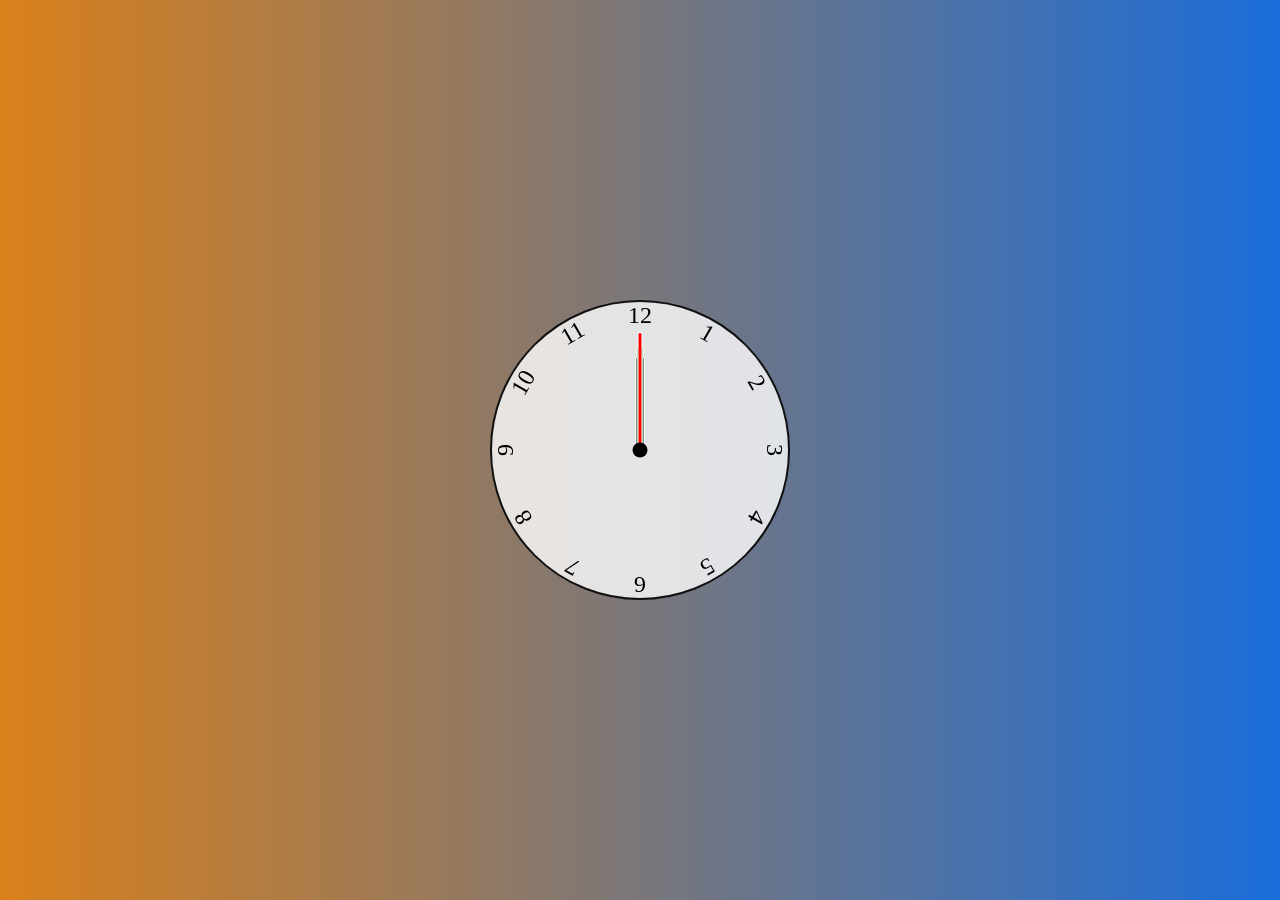
<file: clock/index.html>
<!DOCTYPE html>
<html lang="en">
<head>
    <meta charset="UTF-8">
    <meta http-equiv="X-UA-Compatible" content="IE=edge">
    <meta name="viewport" content="width=device-width, initial-scale=1.0">
    <title>Clock</title>
    <link rel="stylesheet" href="style.css">
    <script defer src="script.js"></script>
</head>
<body> 
<div class="clock">
    <div class="hand hour"   data-hours-hand></div>
    <div class="hand minute"  data-minutes-hand></div>
    <div class="hand second"  data-seconds-hand></div>

    <div class="number number1">1</div>
    <div class="number number2">2</div>
    <div class="number number3">3</div>
    <div class="number number4">4</div>
    <div class="number number5">5</div>
    <div class="number number6">6</div>
    <div class="number number7">7</div>
    <div class="number number8">8</div>
    <div class="number number9">9</div>
    <div class="number number10">10</div>
    <div class="number number11">11</div>
    <div class="number number12">12</div>
</div>
</body>
</html>
</file>
<file: clock/style.css>
*,*::before,*::after{
    box-sizing: border-box;
    margin: 0;
    padding: 0;
    text-decoration: none;
    list-style: none;
}

body{
    background:linear-gradient(to right,#da801a,#1a6dda);
    width: 100%;
    height: 100%;
    display: flex;
    justify-content: center;
    align-items: center;
    min-height: 100vh;
    overflow: hidden;
}

.clock{
    width: 300px;
    height: 300px;
    background-color: rgba(255,255,255,.8);
    border-radius: 50%;
    border: 2px solid #111;
    position: relative;
}

.clock .number{
    --rotation:0;
    position: absolute;
    width: 100%;
    height: 100%;
    text-align: center;
    transform: rotate(var(--rotation));
    font-size: 1.5rem;
}

.clock .number1{
    --rotation:30deg;
}
.clock .number2{
    --rotation:60deg;
}
.clock .number3{
    --rotation:90deg;
}
.clock .number4{
    --rotation:120deg;
}
.clock .number5{
    --rotation:150deg;
}
.clock .number6{
    --rotation:180deg;
}
.clock .number7{
    --rotation:210deg;
}
.clock .number8{
    --rotation:240deg;
}
.clock .number9{
    --rotation:270deg;
}
.clock .number10{
    --rotation:300deg;
}
.clock .number11{
    --rotation:330deg;
}

.clock .hand{
    --rotation:0;
    position: absolute;
    left: 50%;
    bottom: 50%;
    transform-origin: bottom;
    border: 1px solid #fff;
    border-top-left-radius: 10px;
    border-top-right-radius: 10px;
    transform: translateX(-50%) rotate(calc(var(--rotation) * 1deg));
    z-index: 10;
}

.clock .hand.second{
    width: 5px;
    height: 40%;
    background-color: red;
}
.clock .hand.minute{
    width: 7px;
    height: 35%;
    background-color: green;
}
.clock .hand.hour{
    width: 10px;
    height: 32%;
    background-color: black;
}

.clock::after{
    content: '';
    position: absolute;
    top: 50%;
    left: 50%;
    width: 15px;
    height: 15px;
    z-index: 11;
    border-radius: 50%;
    background-color: black;
    transform: translate(-50%, -50%);
}
</file>
